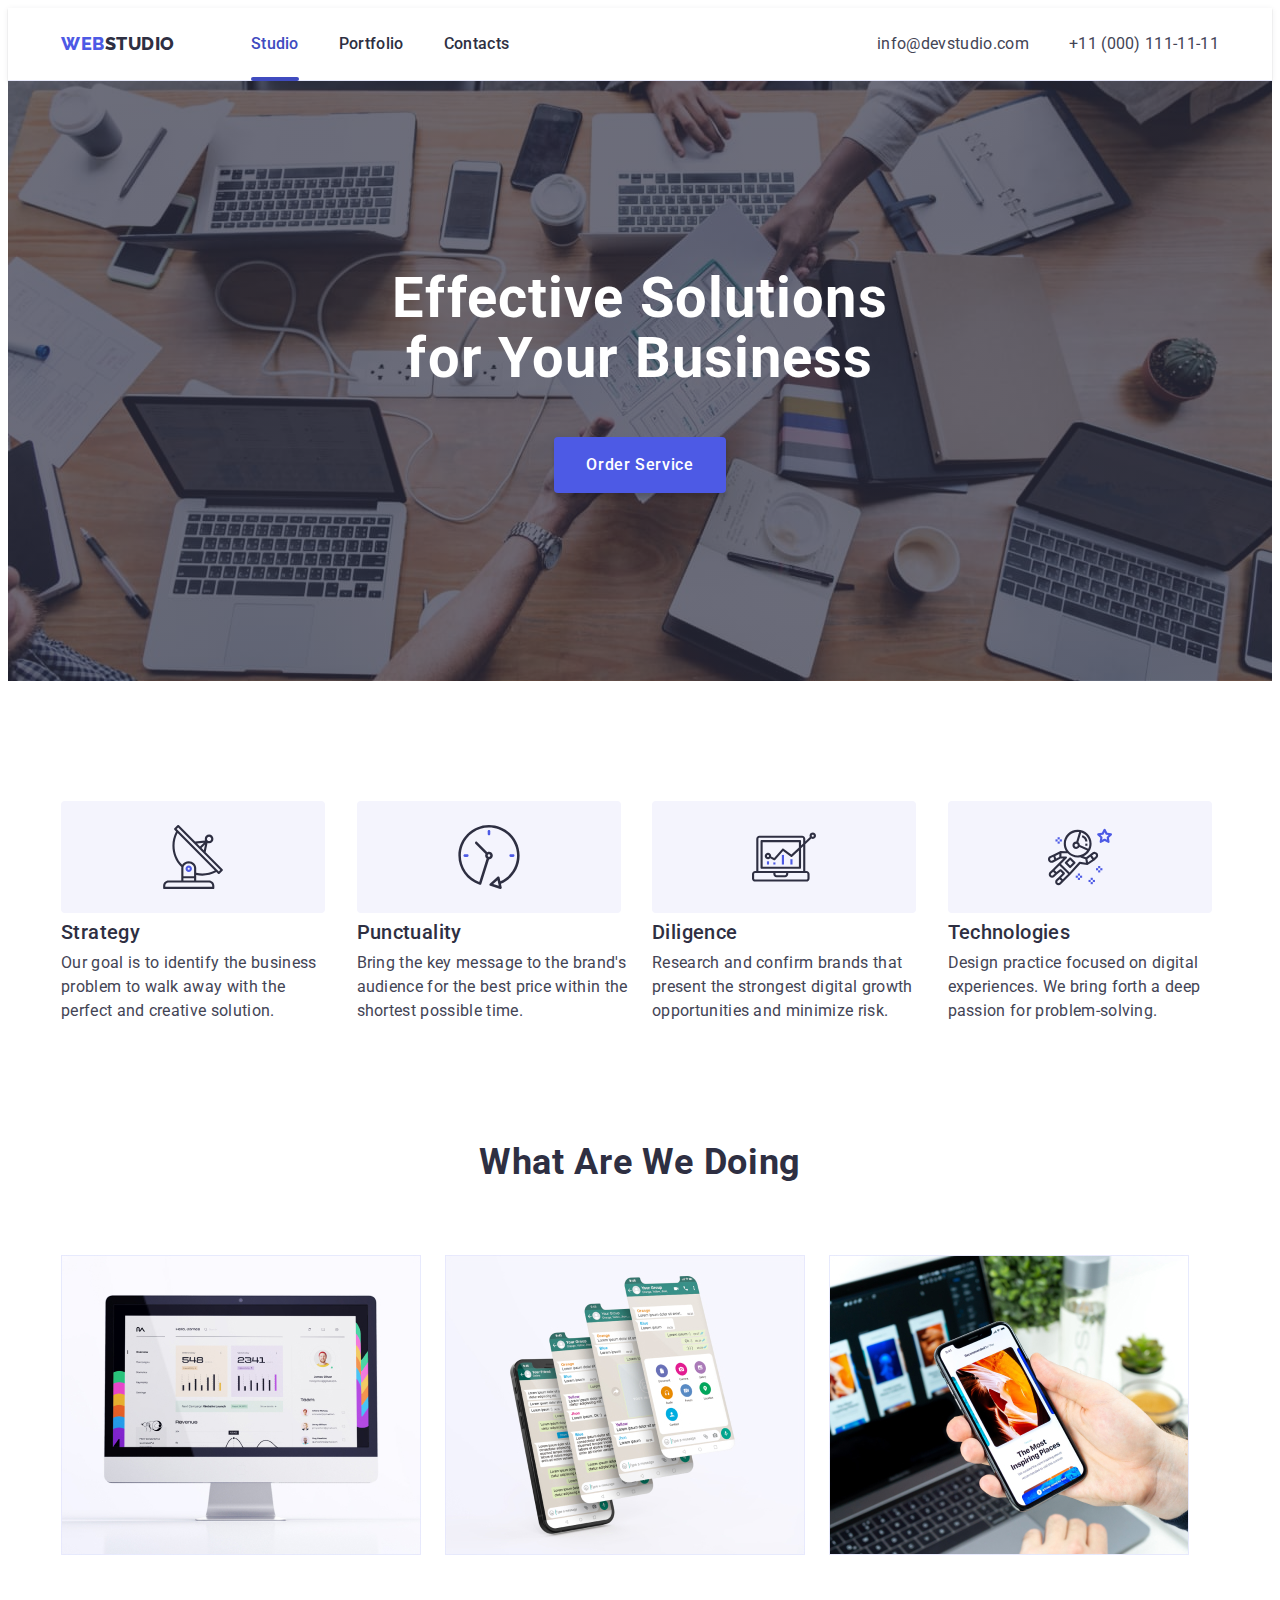
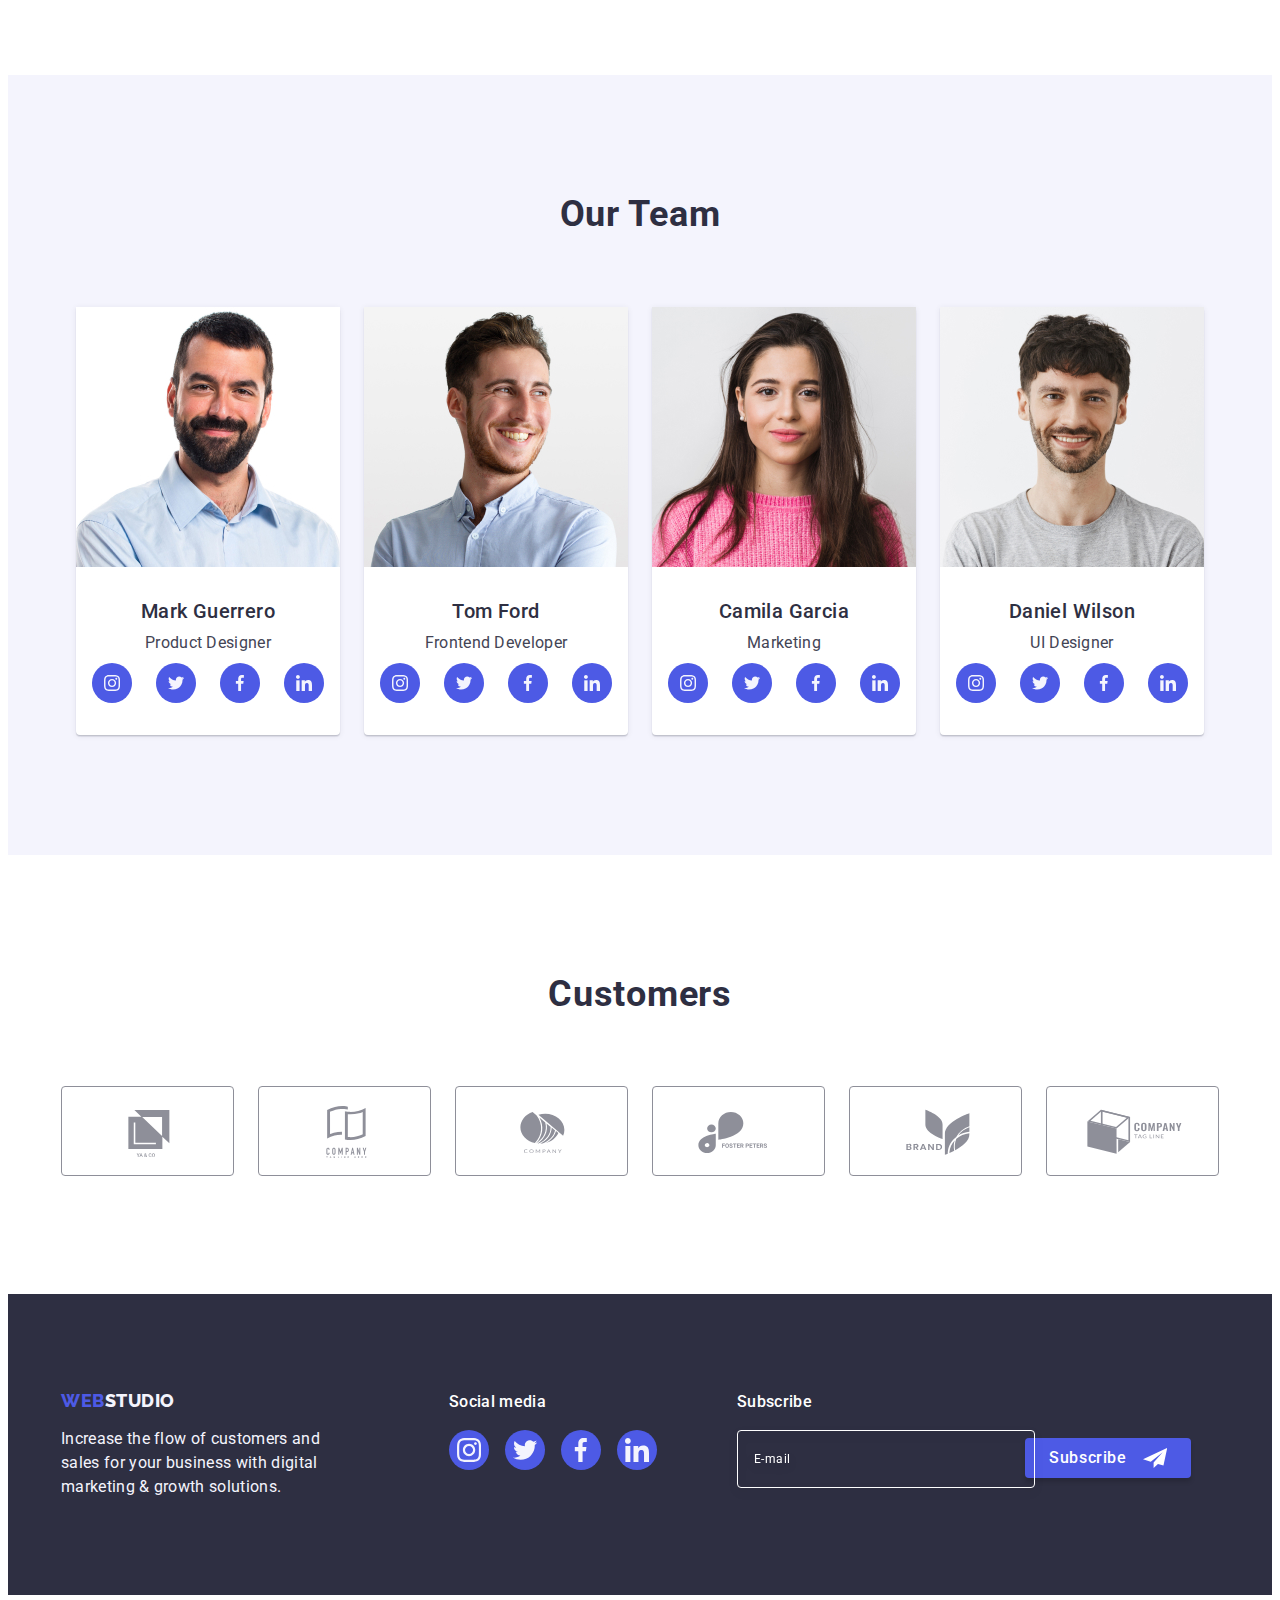
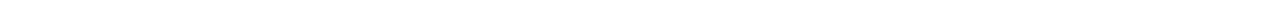
<file: index.html>
<!DOCTYPE html>
<html lang="en">
  <head>
    <meta charset="UTF-8" />
    <meta http-equiv="X-UA-Compatible" content="IE=edge" />
    <meta name="viewport" content="width=device-width, initial-scale=1.0" />
    <title>WebStudio</title>
    <link rel="preconnect" href="https://fonts.googleapis.com" />
    <link rel="preconnect" href="https://fonts.gstatic.com" crossorigin />
    <link
      href="https://fonts.googleapis.com/css2?family=Raleway:wght@800&family=Roboto:wght@400;500;700;900&display=swap"
      rel="stylesheet"
    />
    <link
      rel="stylesheet"
      href="https://cdnjs.cloudflare.com/ajax/libs/modern-normalize/1.1.0/modern-normalize.min.css"
      integrity="sha512-wpPYUAdjBVSE4KJnH1VR1HeZfpl1ub8YT/NKx4PuQ5NmX2tKuGu6U/JRp5y+Y8XG2tV+wKQpNHVUX03MfMFn9Q=="
      crossorigin="anonymous"
      referrerpolicy="no-referrer"
    />
    <link rel="stylesheet" href="./css/styles.css" />
  </head>

  <body>
    <header class="page-header">
      <div class="container header-container">
        <nav class="page-nav">
          <a class="logo link" href="./index.html"
            >Web<span class="second-part-logo-header">Studio</span></a
          >
          <ul class="list menu-header">
            <li>
              <a
                class="menu-link link first-menu-link active-link"
                href="./index.html"
                >Studio</a
              >
            </li>
            <li>
              <a class="menu-link link second-menu-link" href="./portfolio.html"
                >Portfolio</a
              >
            </li>
            <li>
              <a class="menu-link link third-menu-link" href="">Contacts</a>
            </li>
          </ul>
        </nav>
        <button type="button" class="mobile-menu-open-btn js-open-menu">
          <svg class="mobile-menu-icon" width="32" height="22">
            <use href="./images/icons.svg#icon-mobile-menu"></use>
          </svg>
        </button>
        <address class="address">
          <ul class="list contact-list">
            <li>
              <a class="contacts link" href="mailto:info@devstudio.com"
                >info@devstudio.com</a
              >
            </li>
            <li>
              <a class="contacts link" href="tel:+110001111111"
                >+11 (000) 111-11-11</a
              >
            </li>
          </ul>
        </address>
      </div>
      <div  class="mobile-menu js-menu-container">
        <div class="mobile-menu-container">
          <button type="button" class="mobile-menu-close-btn js-close-menu">
            <svg class="mobile-menu-close-btn-icon" width="8" height="8">
              <use href="./images/icons.svg#icon-close"></use>
            </svg>
          </button>
          <ul class="mobile-menu-list list">
            <li class="mobile-menu-list-item">
              <a href="" class="mobile-menu-link link mobile-menu-first-link">Studio</a>
            </li>
            <li class="mobile-menu-list-item">
              <a href="" class="mobile-menu-link link">Portfolio</a>
            </li>
            <li class="mobile-menu-list-item">
              <a href="" class="mobile-menu-link link">Contacts</a>
            </li>
          </ul>
          <address class="mobile-menu-address">
          <ul class="list mobile-menu-contact-list">
              <li>
                <a class="mobile-menu-contact-tel link" href="tel:+110001111111"
                  >+11 (000) 111-11-11</a
                >
              </li>
              <li>
                <a class="mobile-menu-contact-mail link" href="mailto:info@devstudio.com"
                  >info@devstudio.com</a
                >
              </li>
            </ul>
            <ul class="mobile-menu-social-list list">
              <li class="social-list-item">
                <a href="" class="social-list-link">
                  <svg class="social-list-icon" width="24" height="24">
                    <use href="./images/icons.svg#icon-instagram"></use>
                  </svg>
                </a>
              </li>
              <li class="social-list-item">
                <a href="" class="social-list-link">
                  <svg class="social-list-icon" width="24" height="24">
                    <use href="./images/icons.svg#icon-twitter"></use>
                  </svg>
                </a>
              </li>
              <li class="social-list-item">
                <a href="" class="social-list-link">
                  <svg class="social-list-icon" width="24" height="24">
                    <use href="./images/icons.svg#icon-facebook"></use>
                  </svg>
                </a>
              </li>
              <li class="social-list-item">
                <a href="" class="social-list-link">
                  <svg class="social-list-icon" width="24" height="24">
                    <use href="./images/icons.svg#icon-linkedin"></use>
                  </svg>
                </a>
              </li>
            </ul>
          </address>
        </div>
      </div>
    </header>
    <main>
      <section class="first-section">
        <div class="container">
          <h1 class="page-title">Effective Solutions for Your Business</h1>
          <button class="order-btn" type="button" data-modal-open>
            Order Service
          </button>
        </div>
      </section>
      <section class="second-section">
        <div class="container">
          <h2 class="hidden-title">our principles</h2>
          <ul class="list second-section-list">
            <li class="item-second-section-list">
              <div class="our-principles-container">
                <svg class="our-principles-icon" width="64" height="64">
                  <use href="./images/icons.svg#icon-antenna"></use>
                </svg>
              </div>
              <h3 class="subtitle">Strategy</h3>
              <p class="description">
                Our goal is to identify the business problem to walk away with
                the perfect and creative solution.
              </p>
            </li>
            <li class="item-second-section-list">
              <div class="our-principles-container">
                <svg class="our-principles-icon" width="64" height="64">
                  <use href="./images/icons.svg#icon-clock"></use>
                </svg>
              </div>
              <h3 class="subtitle">Punctuality</h3>
              <p class="description">
                Bring the key message to the brand's audience for the best price
                within the shortest possible time.
              </p>
            </li>
            <li class="item-second-section-list">
              <div class="our-principles-container">
                <svg class="our-principles-icon" width="64" height="64">
                  <use href="./images/icons.svg#icon-diagram"></use>
                </svg>
              </div>
              <h3 class="subtitle">Diligence</h3>
              <p class="description">
                Research and confirm brands that present the strongest digital
                growth opportunities and minimize risk.
              </p>
            </li>
            <li class="item-second-section-list">
              <div class="our-principles-container">
                <svg class="our-principles-icon" width="64" height="64">
                  <use href="./images/icons.svg#icon-astronaut"></use>
                </svg>
              </div>
              <h3 class="subtitle">Technologies</h3>
              <p class="description">
                Design practice focused on digital experiences. We bring forth a
                deep passion for problem-solving.
              </p>
            </li>
          </ul>
        </div>
      </section>
      <section class="third-section">
        <div class="container">
          <h2 class="section-title">What are we doing</h2>
          <ul class="list third-section-list">
            <li class="item-third-section-list">
              <img
              srcset="./images/image-1@2x.jpg 2x"
                src="./images/image-1.jpg"
                alt="image"
                width="360"
                height="300"
              />
            </li>
            <li class="item-third-section-list">
              <img
              srcset="./images/image-2@2x.jpg 2x"
                src="./images/image-2.jpg"
                alt="image"
                width="360"
                height="300"
              />
            </li>
            <li class="item-third-section-list">
              <img
              srcset="./images/image-3@2x.jpg 2x"
                src="./images/image-3.jpg"
                alt="image"
                width="360"
                height="300"
              />
            </li>
          </ul>
        </div>
      </section>
      <section class="fourth-section">
        <div class="container tablet-container">
          <h2 class="fourth-section-title">Our Team</h2>
          <ul class="list fourth-section-list">
            <li class="first-item">
              <img
              srcset="./images/mark@2x.jpg 2x"
                src="./images/mark.jpg"
                alt="Product Designer"
                width="264"
                height="260"
              />
              <div class="employees-list-text-content">
                <h3 class="center-subtitle">Mark Guerrero</h3>
                <p class="center-description">Product Designer</p>
                <ul class="social-list list">
                  <li class="social-list-item">
                    <a href="" class="social-list-link">
                      <svg class="social-list-icon" width="16" height="16">
                        <use href="./images/icons.svg#icon-instagram"></use>
                      </svg>
                    </a>
                  </li>
                  <li class="social-list-item">
                    <a href="" class="social-list-link">
                      <svg class="social-list-icon" width="16" height="16">
                        <use href="./images/icons.svg#icon-twitter"></use>
                      </svg>
                    </a>
                  </li>
                  <li class="social-list-item">
                    <a href="" class="social-list-link">
                      <svg class="social-list-icon" width="16" height="16">
                        <use href="./images/icons.svg#icon-facebook"></use>
                      </svg>
                    </a>
                  </li>
                  <li class="social-list-item">
                    <a href="" class="social-list-link">
                      <svg class="social-list-icon" width="16" height="16">
                        <use href="./images/icons.svg#icon-linkedin"></use>
                      </svg>
                    </a>
                  </li>
                </ul>
              </div>
            </li>
            <li class="first-item">
              <img
              srcset="./images/tom@2x.jpg 2x"
                src="./images/tom.jpg"
                alt="Frontend Developer"
                width="264"
                height="260"
              />
              <div class="employees-list-text-content">
                <h3 class="center-subtitle">Tom Ford</h3>
                <p class="center-description">Frontend Developer</p>
                <ul class="social-list list">
                  <li class="social-list-item">
                    <a href="" class="social-list-link">
                      <svg class="social-list-icon" width="16" height="16">
                        <use href="./images/icons.svg#icon-instagram"></use>
                      </svg>
                    </a>
                  </li>
                  <li class="social-list-item">
                    <a href="" class="social-list-link">
                      <svg class="social-list-icon" width="16" height="16">
                        <use href="./images/icons.svg#icon-twitter"></use>
                      </svg>
                    </a>
                  </li>
                  <li class="social-list-item">
                    <a href="" class="social-list-link">
                      <svg class="social-list-icon" width="16" height="16">
                        <use href="./images/icons.svg#icon-facebook"></use>
                      </svg>
                    </a>
                  </li>
                  <li class="social-list-item">
                    <a href="" class="social-list-link">
                      <svg class="social-list-icon" width="16" height="16">
                        <use href="./images/icons.svg#icon-linkedin"></use>
                      </svg>
                    </a>
                  </li>
                </ul>
              </div>
            </li>
            <li class="first-item">
              <img
              srcset="./images/camila@2x.jpg 2x"
                src="./images/camila.jpg"
                alt="Marketing"
                width="264"
                height="260"
              />
              <div class="employees-list-text-content">
                <h3 class="center-subtitle">Camila Garcia</h3>
                <p class="center-description">Marketing</p>
                <ul class="social-list list">
                  <li class="social-list-item">
                    <a href="" class="social-list-link">
                      <svg class="social-list-icon" width="16" height="16">
                        <use href="./images/icons.svg#icon-instagram"></use>
                      </svg>
                    </a>
                  </li>
                  <li class="social-list-item">
                    <a href="" class="social-list-link">
                      <svg class="social-list-icon" width="16" height="16">
                        <use href="./images/icons.svg#icon-twitter"></use>
                      </svg>
                    </a>
                  </li>
                  <li class="social-list-item">
                    <a href="" class="social-list-link">
                      <svg class="social-list-icon" width="16" height="16">
                        <use href="./images/icons.svg#icon-facebook"></use>
                      </svg>
                    </a>
                  </li>
                  <li class="social-list-item">
                    <a href="" class="social-list-link">
                      <svg class="social-list-icon" width="16" height="16">
                        <use href="./images/icons.svg#icon-linkedin"></use>
                      </svg>
                    </a>
                  </li>
                </ul>
              </div>
            </li>
            <li class="first-item">
              <img
              srcset="./images/daniel@2x.jpg 2x"
                src="./images/daniel.jpg"
                alt="UI Designer"
                width="264"
                height="260"
              />
              <div class="employees-list-text-content">
                <h3 class="center-subtitle">Daniel Wilson</h3>
                <p class="center-description">UI Designer</p>
                <ul class="social-list list">
                  <li class="social-list-item">
                    <a href="" class="social-list-link">
                      <svg class="social-list-icon" width="16" height="16">
                        <use href="./images/icons.svg#icon-instagram"></use>
                      </svg>
                    </a>
                  </li>
                  <li class="social-list-item">
                    <a href="" class="social-list-link">
                      <svg class="social-list-icon" width="16" height="16">
                        <use href="./images/icons.svg#icon-twitter"></use>
                      </svg>
                    </a>
                  </li>
                  <li class="social-list-item">
                    <a href="" class="social-list-link">
                      <svg class="social-list-icon" width="16" height="16">
                        <use href="./images/icons.svg#icon-facebook"></use>
                      </svg>
                    </a>
                  </li>
                  <li class="social-list-item">
                    <a href="" class="social-list-link">
                      <svg class="social-list-icon" width="16" height="16">
                        <use href="./images/icons.svg#icon-linkedin"></use>
                      </svg>
                    </a>
                  </li>
                </ul>
              </div>
            </li>
          </ul>
        </div>
      </section>
      <section class="fifth-section">
        <div class="container tablet-container">
          <h2 class="fifth-section-title">Customers</h2>
          <ul class="fifth-section-list list">
            <li class="fifth-section-item">
              <a href="" class="fifth-section-link">
                <svg class="fifth-section-icon" width="104" height="56">
                  <use href="./images/icons.svg#icon-ya-co"></use>
                </svg>
              </a>
            </li>
            <li class="fifth-section-item">
              <a href="" class="fifth-section-link">
                <svg class="fifth-section-icon" width="104" height="56">
                  <use href="./images/icons.svg#icon-company-here"></use>
                </svg>
              </a>
            </li>
            <li class="fifth-section-item">
              <a href="" class="fifth-section-link">
                <svg class="fifth-section-icon" width="104" height="56">
                  <use href="./images/icons.svg#icon-company"></use>
                </svg>
              </a>
            </li>
            <li class="fifth-section-item">
              <a href="" class="fifth-section-link">
                <svg class="fifth-section-icon" width="104" height="56">
                  <use href="./images/icons.svg#icon-foster-peters"></use>
                </svg>
              </a>
            </li>
            <li class="fifth-section-item">
              <a href="" class="fifth-section-link">
                <svg class="fifth-section-icon" width="104" height="56">
                  <use href="./images/icons.svg#icon-brand"></use>
                </svg>
              </a>
            </li>
            <li class="fifth-section-item">
              <a href="" class="fifth-section-link">
                <svg class="fifth-section-icon" width="104" height="56">
                  <use href="./images/icons.svg#icon-company-tag-line"></use>
                </svg>
              </a>
            </li>
          </ul>
        </div>
      </section>
    </main>
    <footer class="page-footer">
      <div class="container footer-container tablet-container">
        <div class="logo-text-footer">
          <a class="logo-footer link" href="./index.html"
            >Web<span class="second-part-logo-footer">Studio</span></a
          >
          <p class="text-footer">
            Increase the flow of customers and sales for your business with
            digital marketing & growth solutions.
          </p>
        </div>
        <div class="social-media-footer">
          <p class="social-media-text-footer">Social media</p>
          <ul class="social-list-footer list">
            <li class="social-list-item">
              <a href="" class="social-list-link social-list-link-footer">
                <svg class="social-list-icon" width="24" height="24">
                  <use href="./images/icons.svg#icon-instagram"></use>
                </svg>
              </a>
            </li>
            <li class="social-list-item">
              <a href="" class="social-list-link social-list-link-footer">
                <svg class="social-list-icon" width="24" height="24">
                  <use href="./images/icons.svg#icon-twitter"></use>
                </svg>
              </a>
            </li>
            <li class="social-list-item">
              <a href="" class="social-list-link social-list-link-footer">
                <svg class="social-list-icon" width="24" height="24">
                  <use href="./images/icons.svg#icon-facebook"></use>
                </svg>
              </a>
            </li>
            <li class="social-list-item">
              <a href="" class="social-list-link social-list-link-footer">
                <svg class="social-list-icon" width="24" height="24">
                  <use href="./images/icons.svg#icon-linkedin"></use>
                </svg>
              </a>
            </li>
          </ul>
        </div>
        <div class="subscribe-form-footer">
          <p class="social-media-text-footer">
            Subscribe
          </p>
          <form class="footer-form">
            <label class="footer-form-field-wrapper">
              <input
                class="footer-form-input"
                type="email"
                name="user-email"
                placeholder="E-mail"
                required
                pattern="[а-яА-Яa-zA-zіІїЇєЄґҐ]+]"
              />
            </label>
            <button class="footer-form-btn" type="submit">
              Subscribe<svg class="footer-form-icon" width="24" height="24">
                <use href="./images/icons.svg#icon-subscribe"></use>
              </svg>
            </button>
          </form>
        </div>
      </div>
    </footer>
    <div class="backdrop is-hidden" data-modal>
      <div class="modal">
        <button type="button" class="modal-close-btn" data-modal-close>
          <svg class="modal-close-btn-icon" width="8" height="8">
            <use href="./images/icons.svg#icon-close"></use>
          </svg>
        </button>
        <p class="form-text">Leave your contacts and we will call you back</p>
        <form class="contact-form">
          <div class="contact-form-container">
            <label class="contact-form-field-wrapper" for="user-name">
              Name
            </label>
            <div class="input-icon-container">
              <input
                class="contact-form-input"
                type="text"
                name="user-name"
                required
                id="user-name"
                pattern="[а-яА-Яa-zA-zіІїЇєЄґҐ]+]"
              />
              <svg class="contact-form-input-icon" width="18" height="24">
                <use href="./images/icons.svg#icon-user-name"></use>
              </svg>
            </div>
          </div>
          <div class="contact-form-container">
            <label class="contact-form-field-wrapper" for="user-tel">
              Phone
            </label>
            <div class="input-icon-container">
              <input
                class="contact-form-input"
                type="tel"
                name="user-tel"
                required
                id="user-tel"
                pattern="[0-9]{3}-[0-9]{3}-[0-9]{2}-[0-9]{2}"
                title="xxx-xxx-xx-xx"
              />
              <svg class="contact-form-input-icon" width="18" height="24">
                <use href="./images/icons.svg#icon-user-phone"></use>
              </svg>
            </div>
          </div>
          <div class="contact-form-container">
            <label class="contact-form-field-wrapper" for="user-email">
              Email
            </label>
            <div class="input-icon-container">
              <input
                class="contact-form-input"
                type="email"
                name="user-email"
                id="user-email"
                required
                pattern="[а-яА-Яa-zA-zіІїЇєЄґҐ]+]"
              />
              <svg class="contact-form-input-icon" width="18" height="24">
                <use href="./images/icons.svg#icon-user-email"></use>
              </svg>
            </div>
          </div>
          <div class="contact-form-textarea-container">
            <label class="contact-form-field-wrapper" for="user-comment">
              Comment
            </label>
            <textarea
              class="contact-form-textarea"
              name="user-comment"
              id="user-comment"
              placeholder="Text input"
            ></textarea>
          </div>
          <div class="contact-form-checkboxx-container">
            <input
              class="contact-form-checkbox visually-hidden"
              type="checkbox"
              id="user-privacy"
              name="user-privacy"
              value="true"
              required
            />
            <label class="contact-form-checkbox-text" for="user-privacy">
              <span class="contact-form-checkbox-span"
                ><svg class="checkbox-icon" width="10" height="8">
                  <use href="./images/icons.svg#icon-checkbox"></use>
                </svg>
              </span>
              I accept the terms and conditions of the
              <a class="checkbox-link" href="">Privacy Policy</a>
            </label>
          </div>
          <button class="contact-form-btn order-btn" type="submit">Send</button>
        </form>
      </div>
    </div>
    <script src="./js/modal.js"></script>
    <script src="./js/mobile-menu.js"></script>
  </body>
</html>
</file>
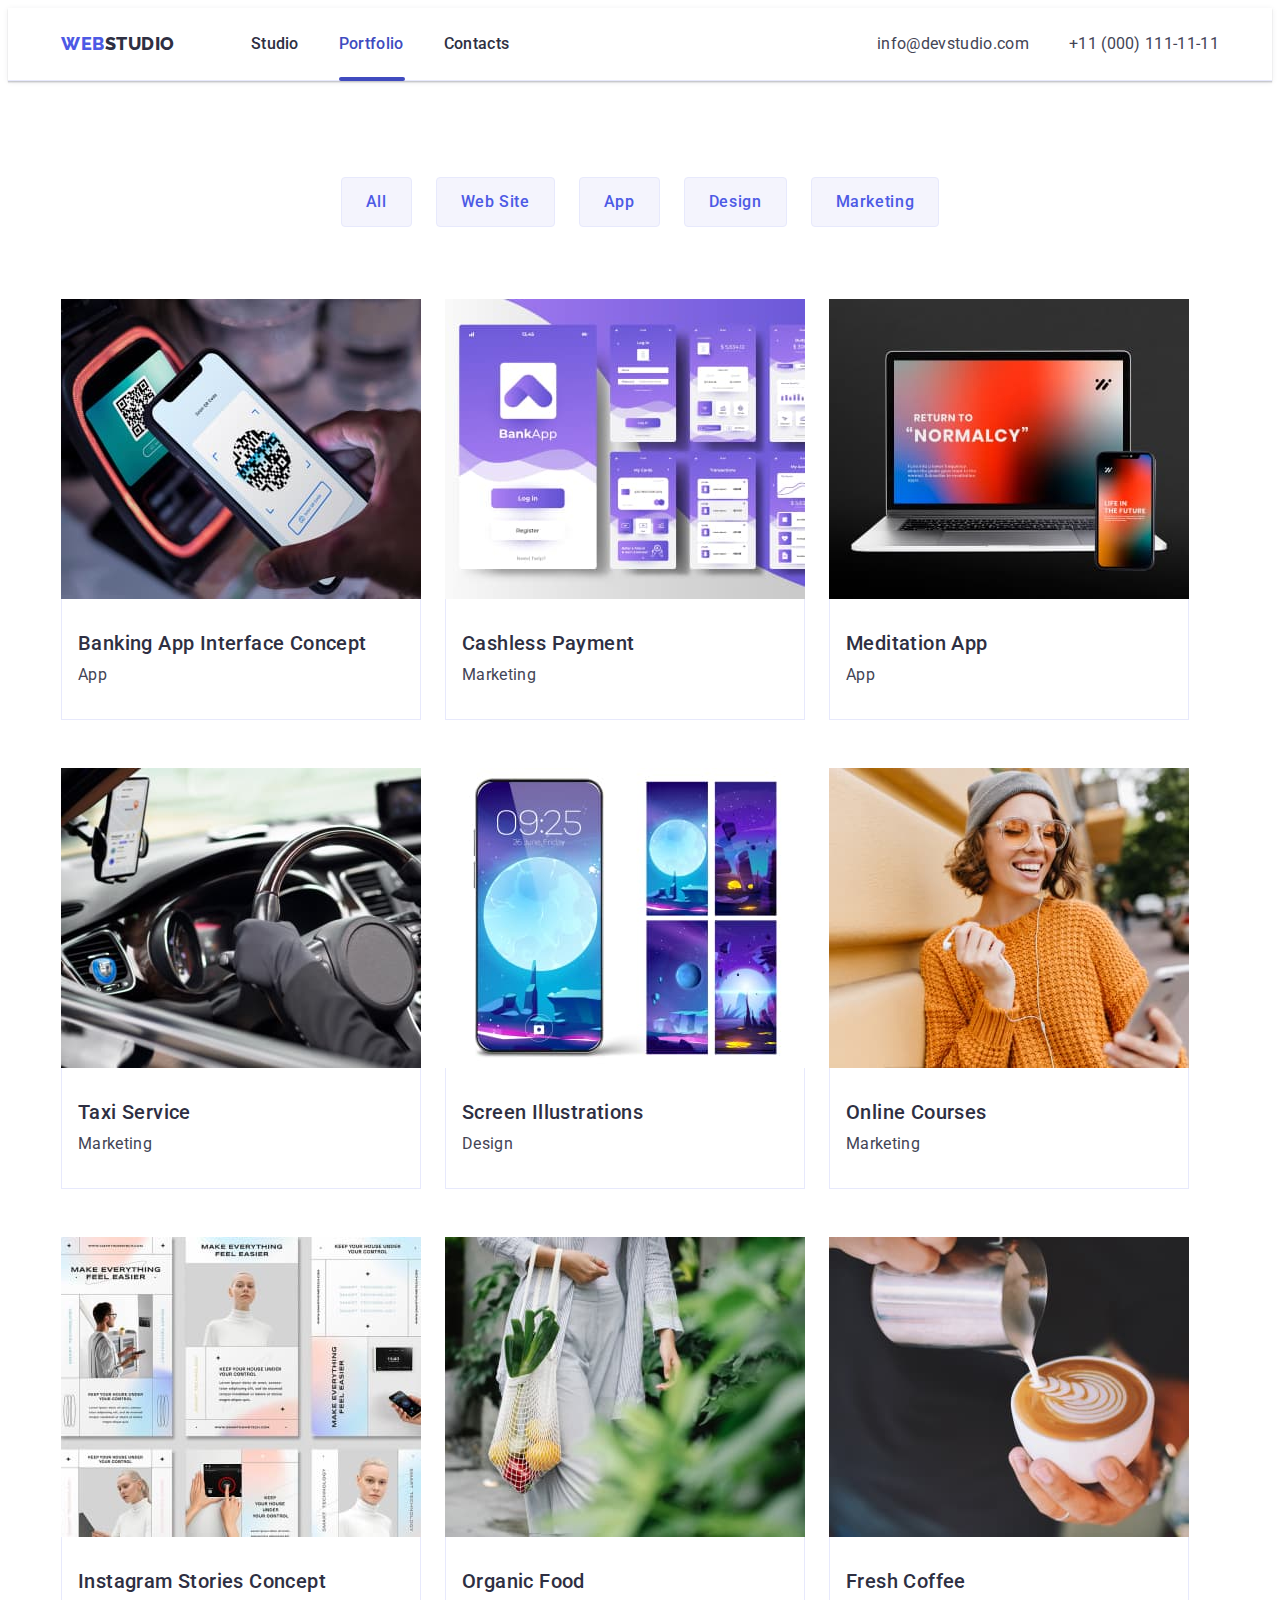
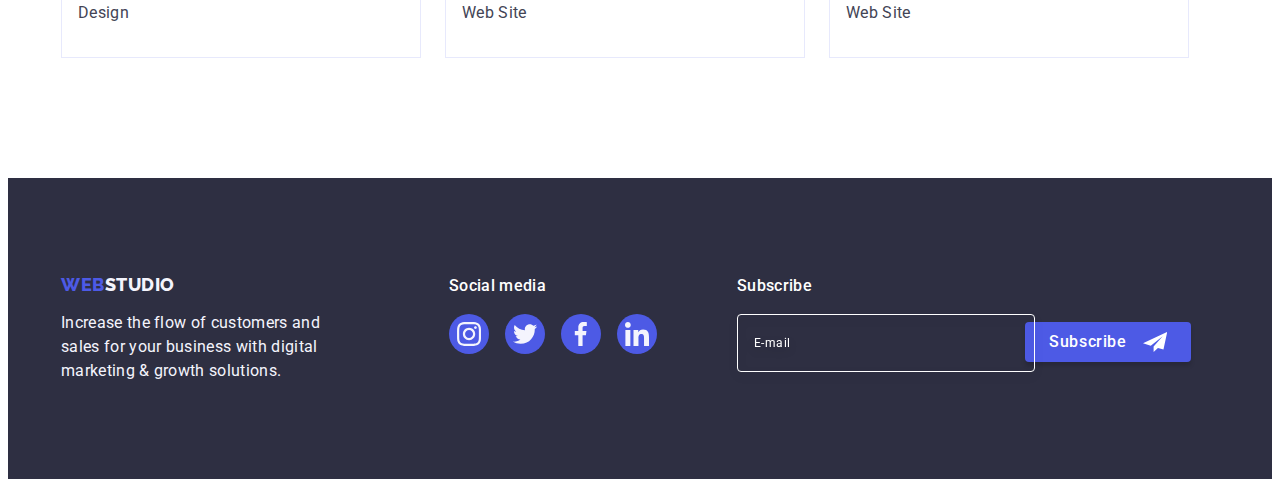
<file: portfolio.html>
<!DOCTYPE html>
<html lang="en">
  <head>
    <meta charset="UTF-8" />
    <meta http-equiv="X-UA-Compatible" content="IE=edge" />
    <meta name="viewport" content="width=device-width, initial-scale=1.0" />
    <title>Portfolio</title>
    <link rel="preconnect" href="https://fonts.googleapis.com" />
    <link rel="preconnect" href="https://fonts.gstatic.com" crossorigin />
    <link
      href="https://fonts.googleapis.com/css2?family=Raleway:wght@800&family=Roboto:wght@400;500;700;900&display=swap"
      rel="stylesheet"
    />
    <link
      rel="stylesheet"
      href="https://cdnjs.cloudflare.com/ajax/libs/modern-normalize/1.1.0/modern-normalize.min.css"
      integrity="sha512-wpPYUAdjBVSE4KJnH1VR1HeZfpl1ub8YT/NKx4PuQ5NmX2tKuGu6U/JRp5y+Y8XG2tV+wKQpNHVUX03MfMFn9Q=="
      crossorigin="anonymous"
      referrerpolicy="no-referrer"
    />
    <link rel="stylesheet" href="./css/styles.css" />
  </head>
  <body>
    <header class="page-header">
      <div class="container header-container">
        <nav class="page-nav">
          <a class="logo link" href="./index.html"
            >Web<span class="second-part-logo-header">Studio</span></a
          >
          <ul class="list menu-header">
            <li>
              <a class="menu-link link first-menu-link" href="./index.html"
                >Studio</a
              >
            </li>
            <li>
              <a class="menu-link link second-menu-link active-link" href="./portfolio.html"
                >Portfolio</a
              >
            </li>
            <li>
              <a class="menu-link link third-menu-link" href="">Contacts</a>
            </li>
          </ul>
        </nav>
        <address class="address">
          <ul class="list contact-list">
            <li>
              <a class="contacts link" href="mailto:info@devstudio.com"
                >info@devstudio.com</a
              >
            </li>
            <li>
              <a class="contacts link" href="tel:+110001111111"
                >+11 (000) 111-11-11</a
              >
            </li>
          </ul>
        </address>
      </div>
    </header>
    <main>
      <section class="portfolio-section">
        <div class="container">
          <h1 class="hidden-title">Portfolio</h1>
          <ul class="list list-btn">
            <li class="list">
              <button type="button" class="main-button">All</button>
            </li>
            <li class="list">
              <button type="button" class="main-button">Web Site</button>
            </li>
            <li class="list">
              <button type="button" class="main-button">App</button>
            </li>
            <li class="list">
              <button type="button" class="main-button">Design</button>
            </li>
            <li class="list">
              <button type="button" class="main-button">Marketing</button>
            </li>
          </ul>
          <ul class="list link-list">
            <li class="list list-shadow">
              <a class="link portfolio-section-link" href="">
                <div class="overlay-wrapper">
                  <img src="./images/section-1-image-1.jpg" alt="image" />
                  <p class="overlay">
                    14 Stylish and User-Friendly App Design Concepts · Task
                    Manager App · Calorie Tracker App · Exotic Fruit Ecommerce
                    App · Cloud Storage App
                  </p></div>
                <div class="link-list-container">
                  <h2 class="tittle-link">Banking App Interface Concept</h2>
                  <p class="paragraph-link">App</p>
                </div>
              </a>
            </li>
            <li class="list list-shadow">
              <a class="link portfolio-section-link" href=""
                >
                <div class="overlay-wrapper">
                <img src="./images/section-1-image-2.jpg" alt="image" />
                <p class="overlay">
                  14 Stylish and User-Friendly App Design Concepts · Task
                  Manager App · Calorie Tracker App · Exotic Fruit Ecommerce
                  App · Cloud Storage App
                </p></div>
                <div class="link-list-container">
                  <h2 class="tittle-link">Cashless Payment</h2>
                  <p class="paragraph-link">Marketing</p>
                </div></a
              >
            </li>
            <li class="list list-shadow">
              <a class="link portfolio-section-link" href=""
                >
                <div class="overlay-wrapper"><img src="./images/section-1-image-3.jpg" alt="image" />
                <p class="overlay">
                  14 Stylish and User-Friendly App Design Concepts · Task
                  Manager App · Calorie Tracker App · Exotic Fruit Ecommerce
                  App · Cloud Storage App
                </p>
              </div>
                <div class="link-list-container">
                  <h2 class="tittle-link">Meditation App</h2>
                  <p class="paragraph-link">App</p>
                </div>
              </a>
            </li>
            <li class="list list-shadow">
              <a class="link portfolio-section-link" href=""
                >
                <div class="overlay-wrapper"><img src="./images/section-2-image-1.jpg" alt="image" />
                <p class="overlay">
                  14 Stylish and User-Friendly App Design Concepts · Task
                  Manager App · Calorie Tracker App · Exotic Fruit Ecommerce
                  App · Cloud Storage App
                </p>
              </div>
                <div class="link-list-container">
                  <h2 class="tittle-link">Taxi Service</h2>
                  <p class="paragraph-link">Marketing</p>
                </div></a
              >
            </li>
            <li class="list list-shadow">
              <a class="link portfolio-section-link" href=""
                >
                <div class="overlay-wrapper"><img src="./images/section-2-image-2.jpg" alt="image" />
                <p class="overlay">
                  14 Stylish and User-Friendly App Design Concepts · Task
                  Manager App · Calorie Tracker App · Exotic Fruit Ecommerce
                  App · Cloud Storage App
                </p>
              </div>
                <div class="link-list-container">
                  <h2 class="tittle-link">Screen Illustrations</h2>
                  <p class="paragraph-link">Design</p>
                </div></a
              >
            </li>
            <li class="list list-shadow">
              <a class="link portfolio-section-link" href=""
                ><div class="overlay-wrapper"><img src="./images/section-2-image-3.jpg" alt="image" />
                <p class="overlay">
                  14 Stylish and User-Friendly App Design Concepts · Task
                  Manager App · Calorie Tracker App · Exotic Fruit Ecommerce
                  App · Cloud Storage App
                </p>
              </div>
                <div class="link-list-container">
                  <h2 class="tittle-link">Online Courses</h2>
                  <p class="paragraph-link">Marketing</p>
                </div></a
              >
            </li>
            <li class="list list-shadow">
              <a class="link portfolio-section-link" href=""
                ><div class="overlay-wrapper"><img src="./images/section-3-image-1.jpg" alt="image" />
                <p class="overlay">
                  14 Stylish and User-Friendly App Design Concepts · Task
                  Manager App · Calorie Tracker App · Exotic Fruit Ecommerce
                  App · Cloud Storage App
                </p>
              </div>
                <div class="link-list-container">
                  <h2 class="tittle-link">Instagram Stories Concept</h2>
                  <p class="paragraph-link">Design</p>
                </div></a
              >
            </li>
            <li class="list list-shadow">
              <a class="link portfolio-section-link" href=""
                ><div class="overlay-wrapper"><img src="./images/section-3-image-2.jpg" alt="image" />
                <p class="overlay">
                  14 Stylish and User-Friendly App Design Concepts · Task
                  Manager App · Calorie Tracker App · Exotic Fruit Ecommerce
                  App · Cloud Storage App
                </p>
              </div>
                <div class="link-list-container">
                  <h2 class="tittle-link">Organic Food</h2>
                  <p class="paragraph-link">Web Site</p>
                </div></a
              >
            </li>
            <li class="list list-shadow">
              <a class="link portfolio-section-link" href=""
                ><div class="overlay-wrapper"><img src="./images/section-3-image-3.jpg" alt="image" />
                <p class="overlay">
                  14 Stylish and User-Friendly App Design Concepts · Task
                  Manager App · Calorie Tracker App · Exotic Fruit Ecommerce
                  App · Cloud Storage App
                </p>
              </div>
                <div class="link-list-container">
                  <h2 class="tittle-link">Fresh Coffee</h2>
                  <p class="paragraph-link">Web Site</p>
                </div></a
              >
            </li>
          </ul>
        </div>
      </section>
    </main>
    <footer class="page-footer">
      <div class="container footer-container">
        <div class="logo-text-footer">
          <a class="logo-footer link" href="./index.html"
            >Web<span class="second-part-logo-footer">Studio</span></a
          >
          <p class="text-footer">
            Increase the flow of customers and sales for your business with
            digital marketing & growth solutions.
          </p>
        </div>
        <div class="social-media-footer">
          <p class="social-media-text-footer">Social media</p>
          <ul class="social-list-footer list">
            <li class="social-list-item">
              <a href="" class="social-list-link social-list-link-footer">
                <svg class="social-list-icon" width="24" height="24">
                  <use href="./images/icons.svg#icon-instagram"></use>
                </svg>
              </a>
            </li>
            <li class="social-list-item">
              <a href="" class="social-list-link social-list-link-footer">
                <svg class="social-list-icon" width="24" height="24">
                  <use href="./images/icons.svg#icon-twitter"></use>
                </svg>
              </a>
            </li>
            <li class="social-list-item">
              <a href="" class="social-list-link social-list-link-footer">
                <svg class="social-list-icon" width="24" height="24">
                  <use href="./images/icons.svg#icon-facebook"></use>
                </svg>
              </a>
            </li>
            <li class="social-list-item">
              <a href="" class="social-list-link social-list-link-footer">
                <svg class="social-list-icon" width="24" height="24">
                  <use href="./images/icons.svg#icon-linkedin"></use>
                </svg>
              </a>
            </li>
          </ul>
        </div>
        <div class="subscribe-form-footer">
          <p class="subscribe-form-footer-text social-media-text-footer">
            Subscribe
          </p>
          <form class="footer-form">
            <label class="footer-form-field-wrapper">
              <input
                class="footer-form-input"
                type="email"
                name="user-email"
                placeholder="E-mail"
                required
                pattern="[а-яА-Яa-zA-zіІїЇєЄґҐ]+]"
              />
            </label>
            <button class="footer-form-btn" type="submit">
              Subscribe<svg class="footer-form-icon" width="24" height="24">
                <use href="./images/icons.svg#icon-subscribe"></use>
              </svg>
            </button>
          </form>
        </div>
      </div>
    </footer>
  </body>
</html>
</file>
<file: css/styles.css>
:root {
  --main-font-family: "Roboto", sans-serif;
  --second-font-famyli: "Raleway", sans-serif;
  --main-color: #2e2f42;
  --secondary-color: #404bbf;
  --btn-hover-focus-title-color: #ffffff;
  --text-second-part-logo-footer-color: #f4f4fd;
  --logo-main-button-color: #4d5ae5;
  --body-color: #434455;
  --main-button-border-color: #e7e9fc;
  --fifth-section-link-color: #8e8f99;
}
button {
  cursor: pointer;
}
.list {
  list-style: none;
}
.link {
  text-decoration: none;
}
h1,
h2,
h3,
h4,
h5,
h6,
p {
  margin-top: 0;
  margin-bottom: 0;
}
ul,
ol {
  margin-top: 0;
  margin-bottom: 0;
  padding-left: 0;
}
img {
  display: block;
}

body {
  font-family: var(--main-font-family);
  color: var(--body-color);
  background-color: #ffffff;
}

/* MOBILE HEADER */

.container {
  padding-left: 16px;
  padding-right: 16px;
}
@media screen and (min-width: 428px) {
  .container {
    width: 428px;
    margin-left: auto;
    margin-right: auto;
  }
}
@media screen and (min-width: 768px) {
  .container {
    width: 768px;
  }
}

.menu-header {
  display: none;
}
.page-header {
  border-bottom: 1px solid #e7e9fc;
  box-shadow: 0px 2px 1px rgba(46, 47, 66, 0.08),
    0px 1px 1px rgba(46, 47, 66, 0.16), 0px 1px 6px rgba(46, 47, 66, 0.08);
}
.header-container {
  display: flex;
  justify-content: space-between;
  padding-top: 24px;
  padding-bottom: 24px;
}
.logo {
  font-family: var(--second-font-famyli);
  font-weight: 800;
  font-size: 18px;
  line-height: 1.17;
  letter-spacing: 0.03em;
  text-transform: uppercase;
  margin-right: 76px;

  color: var(--logo-main-button-color);
}
.second-part-logo-header {
  color: var(--main-color);
}
.mobile-menu-open-btn {
  border: none;
  background-color: transparent;
  padding: 0;
  align-items: center;
  line-height: 0;
}
.mobile-menu {
  position: fixed;
width: 100%;
  height: 100%;
  top: 0;
  left: 0;
  visibility: hidden;
  opacity: 0;
  pointer-events: none;
  background-color: #ffffff;
  box-shadow: 0px 2px 1px rgba(46, 47, 66, 0.08),
    0px 1px 1px rgba(46, 47, 66, 0.16), 0px 1px 6px rgba(46, 47, 66, 0.08);
}
.mobile-menu.is-open {
  opacity: 1;
  visibility: visible;
  pointer-events: all;
  z-index: 1;
}
.mobile-menu-close-btn {
  position: absolute;
  display: flex;
  align-items: center;
  justify-content: center;
  right: 24px;
  top: 24px;
  width: 24px;
  height: 24px;
  border-radius: 50%;
  border: 1px solid #2e2f42;
  border-color: #e7e9fc;
  background-color: transparent;
}
.mobile-menu-container {
  position: relative;
  padding-left: 40px;
  padding-top: 80px;
  height: 100%;
  display: flex;
  flex-direction: column;
  justify-content: space-between;
}
.mobile-menu-link {
  font-weight: 700;
  font-size: 36px;
  line-height: 1.11;
  letter-spacing: 0.02em;
  color: #2e2f42;
}
.mobile-menu-social-list {
  display: flex;
  justify-content: left;
  gap: 56px;
}
@media screen and (max-width: 427px){
  .mobile-menu-social-list{
    gap: 30px;
  }
  
}
.mobile-menu-link:active {
  color: var(--secondary-color);
}
.mobile-menu-first-link {
  color: var(--secondary-color);
}
.mobile-menu-list {
  display: flex;
  flex-direction: column;
  gap: 40px;
}
.mobile-menu-address {
  
  font-style: normal;
}
.mobile-menu-contact-list {
  display: flex;
  flex-direction: column;
  gap: 40px;
  margin-bottom: 48px;
}
.mobile-menu-contact-tel {
  font-weight: 700;
  font-size: 36px;
  line-height: 1.11;
  letter-spacing: 0.02em;
  color: #4d5ae5;
}
.mobile-menu-contact-mail {
  font-weight: 500;
  font-size: 20px;
  line-height: 1.2;
  letter-spacing: 0.02em;


  color: #434455;
}
.mobile-menu-contact-mail {
  display: block;
}
.social-list {
  display: flex;
  justify-content: center;
  margin-top: 48px;
  gap: 56px;
}
.social-list-link {
  display: flex;
  justify-content: center;
  align-items: center;
  width: 40px;
  height: 40px;
  border-radius: 50%;
  background-color: var(--logo-main-button-color);
  transition: background-color 250ms cubic-bezier(0.4, 0, 0.2, 1);
}
.social-list-icon {
  fill: var(--text-second-part-logo-footer-color);
}

/* MOBILE FIRST SECTION */
.first-section {
  background-color: #2e2f42;
  padding-top: 112px;
  padding-bottom: 112px;
  background-image: linear-gradient(
      rgba(46, 47, 66, 0.7),
      rgba(46, 47, 66, 0.7)
    ),
    url("../images/dark-bg.jpg");
  background-size: cover;
  max-width: 428px;
  background-repeat: no-repeat;
  background-position: center;
  margin: 0 auto;
}
@media screen and (min-device-pixel-ratio: 2) and (max-width: 767px),
  screen and (min-resolution: 192dpi) and (max-width: 767px),
  screen and (min-resolution: 2dppx) and (max-width: 767px) {
  .first-section {
    background-image: linear-gradient(
        rgba(46, 47, 66, 0.7),
        rgba(46, 47, 66, 0.7)
      ),
      url("../images/dark-bg@2x.jpg");
  }
}

.page-title {
  font-weight: 700;
  font-size: 36px;
  line-height: 1.11;
  letter-spacing: 0.02em;
  text-align: center;
  max-width: 320px;
  margin-left: auto;
  margin-right: auto;
  margin-bottom: 72px;

  color: var(--btn-hover-focus-title-color);
}
.order-btn {
  font-family: var(--main-font-family);
  font-weight: 500;
  font-size: 16px;
  line-height: 1.5;
  letter-spacing: 0.04em;
  background-color: var(--logo-main-button-color);
  padding: 16px 32px;
  box-shadow: 0px 4px 4px rgba(0, 0, 0, 0.15);
  border-radius: 4px;
  display: block;
  height: 56px;
  border: none;
  margin-left: auto;
  margin-right: auto;
  min-width: 169px;
  color: var(--btn-hover-focus-title-color);
  transition: background-color 250ms cubic-bezier(0.4, 0, 0.2, 1);
}

.backdrop {
  position: fixed;
  top: 0;
  left: 0;
  width: 100%;
  height: 100%;
  background-color: rgba(46, 47, 66, 0.4);
  transition: opacity 250ms cubic-bezier(0.4, 0, 0.2, 1),
    visibility 250ms cubic-bezier(0.4, 0, 0.2, 1);
}

.modal {
  position: absolute;
  min-width: 320px;
  min-height: 584px;
  background-color: #fcfcfc;
  box-shadow: 0px 1px 1px rgba(0, 0, 0, 0.14), 0px 1px 3px rgba(0, 0, 0, 0.12),
    0px 2px 1px rgba(0, 0, 0, 0.2);
  border-radius: 4px;
  top: 50%;
  left: 50%;
  transform: translate(-50%, -50%);
  transition: transform 250ms cubic-bezier(0.4, 0, 0.2, 1);
  min-height: 584px;
  padding-top: 72px;
  padding-bottom: 24px;
  padding-left: 24px;
  padding-right: 24px;
}
.modal-close-btn {
  position: absolute;
  top: 24px;
  right: 24px;
  padding: 0;
  display: flex;
  align-items: center;
  justify-content: center;
  background-color: #e7e9fc;
  border: 1px solid rgba(0, 0, 0, 0.1);
  border-radius: 50%;
  width: 24px;
  height: 24px;
  transition: background-color 250ms cubic-bezier(0.4, 0, 0.2, 1),
    border 250ms cubic-bezier(0.4, 0, 0.2, 1);
}
.contact-form-container {
  margin-bottom: 8px;
}

.form-text {
  font-weight: 500;
  font-size: 16px;
  line-height: 24px;
  text-align: center;
  letter-spacing: 0.02em;
  margin-bottom: 16px;
  color: #2e2f42;
}
.contact-form-field-wrapper {
  display: block;
  margin-bottom: 8px;
}
.contact-form-textarea-container {
  margin-bottom: 16px;
}

.contact-form-textarea {
  display: block;
  width: 100%;
  height: 120px;
  font-size: 12px;
  line-height: 1.17;
  letter-spacing: 0.04em;
  color: rgba(46, 47, 66, 0.4);
  border: 1px solid rgba(46, 47, 66, 0.2);
  border-radius: 4px;
  background-color: transparent;
  outline: transparent;
  resize: none;
  padding: 8px 16px;
  font-family: var(--main-font-family);
  font-weight: 400;
  outline: transparent;
  transition: border-color 250ms cubic-bezier(0.4, 0, 0.2, 1);
}

.contact-form-input {
  width: 100%;
  height: 40px;
  border: 1px solid rgba(46, 47, 66, 0.4);
  border-radius: 4px;
  padding-left: 38px;
  background-color: transparent;
  outline: transparent;
  transition: border-color 250ms cubic-bezier(0.4, 0, 0.2, 1);
}

.contact-form-input-icon {
  position: absolute;
  left: 16px;
  top: 50%;
  fill: #2e2f42;
  transform: translateY(-50%);
  transition: fill 250ms cubic-bezier(0.4, 0, 0.2, 1);
}
.contact-form-field-wrapper {
  display: block;
  margin-bottom: 4px;
  font-size: 12px;
  line-height: 1.17;
  letter-spacing: 0.04em;
  color: #8e8f99;
}
.input-icon-container {
  position: relative;
}
.contact-form-checkboxx-container {
  margin-bottom: 24px;
}
.visually-hidden {
  position: absolute;
  width: 1px;
  height: 1px;
  margin: -1px;
  border: 0;
  padding: 0;

  white-space: nowrap;
  clip-path: inset(100%);
  clip: rect(0 0 0 0);
  overflow: hidden;
}
.contact-form-checkbox-text {
  font-style: normal;
  font-weight: 400;
  font-size: 12px;
  line-height: 1.17;
  letter-spacing: 0.04em;
  color: #8e8f99;
}
.contact-form-checkbox-span {
  width: 16px;
  height: 16px;
  border: 1px solid rgba(46, 47, 66, 0.4);
  border-radius: 2px;
  transition: background-color 250ms cubic-bezier(0.4, 0, 0.2, 1),
    border 250ms cubic-bezier(0.4, 0, 0.2, 1),
    fill 250ms cubic-bezier(0.4, 0, 0.2, 1);
  display: inline-flex;
  align-items: center;
  justify-content: center;
  fill: transparent;
  margin-right: 8px;
}
.contact-form-checkbox:checked
  + .contact-form-checkbox-text
  .contact-form-checkbox-span {
  background-color: var(--secondary-color);
  border: none;
  fill: var(--btn-hover-focus-title-color);
}
.checkbox-link {
  color: var(--logo-main-button-color);
}
.contact-form-btn {
  font-family: var(--main-font-family);
  font-weight: 500;
  font-size: 16px;
  line-height: 1.5;
  letter-spacing: 0.04em;
  background-color: var(--logo-main-button-color);
  padding: 16px 32px;
  box-shadow: 0px 4px 4px rgba(0, 0, 0, 0.15);
  border-radius: 4px;
  display: block;
  height: 56px;
  border: none;
  margin-left: auto;
  margin-right: auto;
  min-width: 169px;
  color: var(--btn-hover-focus-title-color);
  transition: background-color 250ms cubic-bezier(0.4, 0, 0.2, 1);
}

.modal-close-btn-icon {
  transition: fill 250ms cubic-bezier(0.4, 0, 0.2, 1);
}
.is-hidden {
  visibility: hidden;
  opacity: 0;
  pointer-events: none;
}

/* MOBILE SECOND SECTION */

.second-section-list {
  display: flex;
  flex-direction: column;
  gap: 72px;
}

.second-section {
  padding-top: 96px;
  padding-bottom: 96px;
}

.hidden-title {
  position: absolute;
  white-space: nowrap;
  width: 1px;
  height: 1px;
  overflow: hidden;
  border: 0;
  padding: 0;
  clip: rect(0 0 0 0);
  clip-path: inset(50%);
  margin: -1px;
}

.item-second-section-list {
  flex-basis: calc((100% - 72px) / 4);
}
.subtitle {
  font-weight: 700;
  font-size: 36px;
  line-height: 1.2;
  text-align: center;
  letter-spacing: 0.02em;
  margin-bottom: 8px;

  color: var(--main-color);
}
.description {
  font-weight: 500;
  font-size: 16px;
  line-height: 1.5;
  letter-spacing: 0.02em;
  color: var(--body-color);
}

.our-principles-container {
  display: none;
}

/* MOBILE THIRD SECTION */

.third-section {
  display: none;
}

/* MOBILE FOURTH SECTION */

.fourth-section {
  background-color: #f4f4fd;
  padding-top: 96px;
  padding-bottom: 96px;
}

.fourth-section-title {
  font-weight: 700;
  font-size: 36px;
  line-height: 1.11;
  letter-spacing: 0.02em;
  text-transform: capitalize;
  text-align: center;
  margin-bottom: 72px;
  color: var(--main-color);
}

.fourth-section-list {
  display: flex;
  flex-direction: column;
  align-items: center;
  justify-content: center;
  gap: 72px;
  flex-basis: calc((100% - 24px) / 3);
}

.employees-list-text-content {
  padding: 32px 0;
}

.center-subtitle {
  font-weight: 500;
  font-size: 20px;
  line-height: 1.2;
  letter-spacing: 0.02em;
  margin-bottom: 8px;
  text-align: center;
  color: var(--main-color);
}
.center-description {
  font-weight: 400;
  font-size: 16px;
  line-height: 1.5;
  letter-spacing: 0.02em;
  text-align: center;

  color: var(--body-color);
}

.social-list {
  display: flex;
  justify-content: center;
  margin-top: 8px;
  gap: 24px;
}
.social-list-link {
  display: flex;
  justify-content: center;
  align-items: center;
  width: 40px;
  height: 40px;
  border-radius: 50%;
  background-color: var(--logo-main-button-color);
  transition: background-color 250ms cubic-bezier(0.4, 0, 0.2, 1);
}
.social-list-icon {
  fill: var(--text-second-part-logo-footer-color);
}

.first-item {
  background-color: #ffffff;
  border-top-left-radius: 0px;
  border-top-right-radius: 0px;
  border-top-right-radius: 4px;
  border-bottom-left-radius: 4px;
}
.first-item {
  border-radius: 0px 0px 4px 4px;
  box-shadow: 0px 1px 6px rgba(46, 47, 66, 0.08),
    0px 1px 1px rgba(46, 47, 66, 0.16), 0px 2px 1px rgba(46, 47, 66, 0.08);
}

/* MOBILE FIFTH SECTION */

.fifth-section {
  padding-top: 96px;
  padding-bottom: 96px;
}

.fifth-section-title {
  font-weight: 700;
  font-size: 36px;
  line-height: 40px;
  line-height: 1.1;
  text-align: center;
  letter-spacing: 0.02em;
  text-transform: capitalize;
  margin-bottom: 72px;

  color: var(--main-color);
}
.fifth-section-list {
  display: flex;
  flex-wrap: wrap;
  flex-basis: calc((100% - 16px) / 2);
  justify-content: center;
  align-items: center;
  gap: 72px 16px;
}
.fifth-section-item {
  width: calc((100% - 16px) / 2);
  height: 88px;
}
.fifth-section-link {
  display: flex;
  align-items: center;
  justify-content: center;
  border: 1px solid #8e8f99;
  height: 100%;
  border-radius: 4px;
  color: var(--fifth-section-link-color);
  border-color: var(--fifth-section-link-color);
  transition: border-color 250ms cubic-bezier(0.4, 0, 0.2, 1),
    color 250ms cubic-bezier(0.4, 0, 0.2, 1);
}

.fifth-section-icon {
  fill: #8e8f99;
  fill: currentColor;
}

/* MOBILE FOOTER */

.page-footer {
  background-color: #2e2f42;
  padding-top: 100px;
  padding-bottom: 100px;
}
.logo-text-footer {
  margin: 0 auto 72px;
  text-align: center;
}
.logo-footer {
  font-family: var(--second-font-famyli);
  font-weight: 800;
  font-size: 18px;
  line-height: 1.17;
  letter-spacing: 0.03em;
  text-transform: uppercase;
  display: inline-block;
  margin-bottom: 16px;
  color: var(--logo-main-button-color);
}
.second-part-logo-footer {
  color: var(--text-second-part-logo-footer-color);
}
.social-list-footer {
  display: flex;
  gap: 16px;
  justify-content: center;
 
}
.text-footer {
  font-family: inherit;
  font-weight: 400;
  font-size: 16px;
  line-height: 1.5;
  letter-spacing: 0.02em;
  width: 268px;
  text-align: start;
  min-height: 72px;
  color: var(--text-second-part-logo-footer-color);
}
.social-media-footer {
  margin-left: auto;
  margin-right: auto;
  margin-bottom: 72px;
  
}
.footer-container {
  display: flex;
  flex-direction: column;
}

.social-media-text-footer {
  font-weight: 500;
  font-size: 16px;
  line-height: 24px;
  letter-spacing: 0.02em;
  margin-bottom: 16px;
  text-align: center;

  color: var(--btn-hover-focus-title-color);
}
.footer-form-field-wrapper {
  display: block;
  margin-bottom: 16px;
  width: 100%;
}
.subscribe-form-footer {
  width: 100%;
  margin-left: auto;
  margin-right: auto;
}

.footer-form-input {
  font-size: 12px;
  line-height: 1.5;
  letter-spacing: 0.04em;
  border: 1px solid #ffffff;
  filter: drop-shadow(0px 4px 4px rgba(0, 0, 0, 0.15));
  border-radius: 4px;
  width: 100%;
  height: 40px;
  padding: 8px 16px;
  background-color: transparent;
  color: #ffffff;
}
.footer-form-input:focus {
  outline: none;
  border: 1px solid var(--logo-main-button-color);
}
.footer-form-btn {
  display: flex;
  justify-content: center;
  align-items: center;
  font-family: var(--main-font-family);
  font-weight: 500;
  font-size: 16px;
  line-height: 1.5;
  letter-spacing: 0.04em;
  color: #ffffff;
  padding: 8px 24px;
  height: 40px;
  background-color: var(--logo-main-button-color);
  min-width: 165px;
  transition: background-color 250ms cubic-bezier(0.4, 0, 0.2, 1);
  border: none;
  border-radius: 4px;
  box-shadow: 0px 4px 4px rgba(0, 0, 0, 0.15);
  color: var(--btn-hover-focus-title-color);
}
.footer-form-icon {
  margin-left: 16px;
}
.footer-form {
  display: flex;
  justify-content: center;
  align-items: center;
  flex-direction: column;
}
.footer-form-input::placeholder {
  font-family: var(--main-font-family);
  font-weight: 400;
  font-size: 12px;
  line-height: 2;
  display: flex;
  align-items: center;
  justify-content: center;
  letter-spacing: 0.04em;
  color: #ffffff;
}

/* TABLET */

@media screen and (max-width: 767px) {
  .menu-header,
  .address {
    position: absolute;
    width: 1px;
    height: 1px;
    margin: -1px;
    border: 0;
    padding: 0;

    white-space: nowrap;
    clip-path: inset(100%);
    clip: rect(0 0 0 0);
    overflow: hidden;
  }
}

@media screen and (min-width: 768px) {
  
  .tablet-container{
    width: 584px;
  }
  .mobile-menu-open-btn {
    position: absolute;
    width: 1px;
    height: 1px;
    margin: -1px;
    border: 0;
    padding: 0;

    white-space: nowrap;
    clip-path: inset(100%);
    clip: rect(0 0 0 0);
    overflow: hidden;
  }

  /* TABLET HEADER */

  .header-container {
    display: flex;
    align-items: center;
    padding-top: 0;
    padding-bottom: 0;
  }

  .page-nav {
    display: flex;
    align-items: center;
  }
  .menu-header {
    display: flex;
    align-items: center;
    gap: 40px;
  }
  .menu-link {
    font-weight: 500;
    font-size: 16px;
    line-height: 1.5;
    letter-spacing: 0.02em;
    display: block;
    position: relative;
    color: var(--main-color);
    padding-top: 24px;
    padding-bottom: 24px;
    transition: color 250ms cubic-bezier(0.4, 0, 0.2, 1);
  }

  .active-link {
    color: var(--secondary-color);
  }

  .active-link::after {
    display: block;
    content: "";
    border-radius: 2px;
    background-color: var(--secondary-color);
    position: absolute;
    width: 48px;
    height: 4px;
    margin-top: 20px;
    bottom: -1px;
  }

  .second-menu-link::after {
    width: 66px;
  }
  .third-menu-link::after {
    width: 67px;
  }
  .address {
    font-style: normal;
    margin-left: auto;
  }
  .contact-list {
    display: flex;
    flex-direction: column;
    align-items: center;
    gap: 12px;
  }
  .contacts {
    font-weight: 400;
    font-size: 12px;
    line-height: 1.16;
    letter-spacing: 0.02em;
    color: var(--body-color);
    transition: color 250ms cubic-bezier(0.4, 0, 0.2, 1);
  }

  /* TABLET FIRST SECTION */

  .first-section {
    background-color: #2e2f42;
    background-image: linear-gradient(
        rgba(46, 47, 66, 0.7),
        rgba(46, 47, 66, 0.7)
      ),
      url("../images/dark-bg-tablet.jpg");
    background-size: cover;
    max-width: 1440px;
    background-repeat: no-repeat;
    background-position: center;
    margin: 0 auto;
  }
  .page-title {
    font-weight: 700;
    font-size: 56px;
    line-height: 1.07;
    letter-spacing: 0.02em;
    text-align: center;
    max-width: 496px;
    margin-left: auto;
    margin-right: auto;
    margin-bottom: 36px;

    color: var(--btn-hover-focus-title-color);
  }

  /*TABLET SECOND SECTION */

  .hidden-title {
    position: absolute;
    white-space: nowrap;
    width: 1px;
    height: 1px;
    overflow: hidden;
    border: 0;
    padding: 0;
    clip: rect(0 0 0 0);
    clip-path: inset(50%);
    margin: -1px;
  }

  .second-section-list {
    display: flex;
    flex-wrap: wrap;
    flex-direction: row;
    gap: 72px 24px;
  }
  .item-second-section-list {
    flex-basis: calc((100% - 24px) / 2);
  }
  .subtitle {
    font-size: 36px;
    line-height: 1.1;
    text-align: start;
    letter-spacing: 0.02em;
    margin-bottom: 8px;

    color: var(--main-color);
  }
  .description {
    font-size: 16px;
    line-height: 1.5;
    letter-spacing: 0.02em;

    color: var(--body-color);
  }

  /*TABLET FOURTH SECTION */

  .fourth-section {
    background-color: #f4f4fd;
  }
  .fourth-section-title {
    font-weight: 700;
    font-size: 36px;
    line-height: 1.11;
    letter-spacing: 0.02em;
    text-transform: capitalize;
    text-align: center;
    margin-bottom: 72px;
    color: var(--main-color);
  }
  .fourth-section-list {
    display: flex;
    flex-wrap: wrap;
    flex-direction: row;
    gap: 64px 24px;
  }
  .first-item {
    background-color: #ffffff;
    border-top-left-radius: 0px;
    border-top-right-radius: 0px;
    border-top-right-radius: 4px;
    border-bottom-left-radius: 4px;
  }

  /*TABLET FIFTH SECTION */

  .fifth-section-list {
    display: flex;
    flex-wrap: wrap;
    justify-content: center;
    align-items: center;
    gap: 72px 24px;
  }
  .fifth-section-item {
    width: calc((100% - 48px) / 3);
    height: 88px;
  }

  /*TABLET FOOTER */

  .page-footer {
    padding-top: 96px;
    padding-bottom: 96px;
  }
  .footer-container {
    display: flex;
    flex-wrap: wrap;
    align-items: baseline;
    gap: 72px 24px;
    flex-direction: row;
  }
  .logo{
    margin-right: 120px;
  }
  .logo-text-footer {
    margin: 0;
    text-align: left;
  }
  .social-media-footer {
    margin: 0;
  }
  .logo-footer {
    justify-content: start;
  }
  .social-list-footer {
    display: flex;
    justify-content: start;
    margin: 0;
  }
  .footer-form-field-wrapper{
    margin-bottom: 0;
  }
  .subscribe-form-footer {
    width: 100%;
  }
  .social-media-text-footer {
    margin-bottom: 16px;
    text-align: left;
  }
  .text-footer {
    margin-left: 0;
  }
  .footer-form {
    display: flex;
    justify-content: left;
    flex-direction: row;
    row-gap: 24px;
    align-items: baseline;
  }
  .footer-form-field-wrapper {
    display: block;
    margin-right: 24px;
    width: 264px;
  }
  .footer-form-input {
    width: 264px;
  }
}
@media screen and (min-device-pixel-ratio: 2) and (min-width: 768px),
    screen and (min-resolution: 192dpi) and (min-width: 768px),
    screen and (min-resolution: 2dppx) and (min-width: 768px) {
    .first-section { 
      background-image: linear-gradient(
        rgba(46, 47, 66, 0.7),
        rgba(46, 47, 66, 0.7)
      ), url("../images/dark-bg-tablet@2x.jpg");
    }
  }

/* DESKTOP */

@media screen and (min-width: 1158px) {
  /* DESKTOP HEADER */

  .container {
    width: 1158px;
    padding-left: 15px;
    padding-right: 15px;
  }
.logo{
margin-right: 76px;
}
  .contact-list {
    flex-direction: row;
    gap: 40px;

  }
  .menu-link:hover {
    color: var(--secondary-color);
  }
  .menu-link:focus {
    color: var(--secondary-color);
  }
  .contacts{
    font-size: 16px;
    line-height: 1.5;
  }
  .contacts:hover,
  .contacts:focus {
    color: var(--secondary-color);
  }

  /*DESKTOP FIRST SECTION */

  .first-section {
    background-image: linear-gradient(
        rgba(46, 47, 66, 0.7),
        rgba(46, 47, 66, 0.7)
      ),
      url("../images/people-office.jpg");
    max-width: 1440px;
    padding-top: 188px;
    padding-bottom: 188px;
  }
  .page-title{
    margin-bottom: 48px;
  }
  .order-btn:hover {
    color: var(--btn-hover-focus-title-color);
    background-color: #404bbf;
  }
  .order-btn:focus {
    color: var(--btn-hover-focus-title-color);
    background-color: var(--secondary-color);
  }

  /* DESKTOP SECOND SECTION */
  .second-section {
    padding-top: 120px;
    padding-bottom: 120px;
  }
  .second-section-list {
    flex-wrap: nowrap;
  }
  .our-principles-container {
    display: block;
    display: flex;
    justify-content: center;
    align-items: center;
    width: 264px;
    height: 112px;
    background: #f4f4fd;
    border-radius: 4px;
    margin-bottom: 8px;
  }

  .subtitle {
    font-weight: 500;
    font-size: 20px;
  }
  .description {
    font-weight: 400;
  }

  /* DESKTOP THIRD SECTION */

  .third-section {
    display: block;
  }
  .third-section {
    padding-bottom: 120px;
  }
  .third-section-list {
    display: flex;
    gap: 24px;
    flex-basis: calc((100% - 24px) / 3);
  }

  .section-title {
    font-weight: 700;
    font-size: 36px;
    line-height: 1.11;
    letter-spacing: 0.02em;
    text-transform: capitalize;
    text-align: center;
    margin-bottom: 72px;
    color: var(--main-color);
  }
  .social-list-link:hover {
    background: #404bbf;
  }
  .social-list-link:focus {
    background-color: #404bbf;
  }



    /* DESKTOP FIFTH SECTION */


  .fourth-section{
    padding-top: 120px;
    padding-bottom: 120px;
  }


  /* DESKTOP FIFTH SECTION */


  .fifth-section{
  padding-top: 120px;
  padding-bottom: 120px;
  }

  .fifth-section-list {
    flex-wrap: nowrap;
  }
  .fifth-section-link:hover {
    color: var(--secondary-color);
    border-color: var(--secondary-color);
  }
  .fifth-section-link:focus {
    color: var(--secondary-color);
    border-color: var(--secondary-color);
  }

  /* DESKTOP FOOTER */

  .footer-container {
    flex-wrap: nowrap;
    gap: 0;
  }
  .logo-text-footer {
    margin-right: 120px;
  }
  .subscribe-form-footer {
    margin-left: 80px;
  }
 
  .page-footer {
    padding-left: 0;
  }
  .modal-close-btn:hover,
  .modal-close-btn:focus {
    background-color: var(--secondary-color);
    border: none;
    fill: var(--btn-hover-focus-title-color);
  }
  .footer-form-btn:hover {
    color: var(--btn-hover-focus-title-color);
    background-color: var(--secondary-color);
  }
  .footer-form-btn:focus {
    color: var(--btn-hover-focus-title-color);
    background-color: var(--secondary-color);
  }
  .social-list-link-footer:hover {
    background-color: #31d0aa;
  }
  .social-list-link-footer:focus {
    background-color: #31d0aa;
  }
  .contact-form-textarea:focus {
    border-color: var(--logo-main-button-color);
  }
  .contact-form-input:focus {
    border-color: #4d5ae5;
  }

  .contact-form-input:focus + .contact-form-input-icon {
    fill: var(--logo-main-button-color);
  }
}
@media screen and (min-device-pixel-ratio: 2) and (min-width: 1158px),
    screen and (min-resolution: 192dpi) and (min-width: 1158px),
    screen and (min-resolution: 2dppx) and (min-width: 1158px) {
    .first-section { 
      background-image: linear-gradient(
        rgba(46, 47, 66, 0.7),
        rgba(46, 47, 66, 0.7)
      ), url("../images/dark-bg-tablet@2x.jpg");
    }
  }



/* PORTFOLIO */


.tittle-link {
  font-weight: 500;
  font-size: 20px;
  line-height: 1.2;
  letter-spacing: 0.02em;
  margin-bottom: 8px;

  color: var(--main-color);
}
.paragraph-link {
  font-weight: 400;
  font-size: 16px;
  line-height: 1.5;
  letter-spacing: 0.02em;

  color: var(--body-color);
}
.main-button {
  font-family: var(--main-font-family);
  font-size: 16px;
  font-weight: 500;
  line-height: 1.5;
  letter-spacing: 0.04em;
  border-radius: 4px;
  border: 1px solid var(--main-button-border-color);
  align-items: center;
  padding: 12px 24px;
  transition : color 250ms cubic-bezier(0.4, 0, 0.2, 1), background-color 250ms cubic-bezier(0.4, 0, 0.2, 1), border-color 250ms cubic-bezier(0.4, 0, 0.2, 1), box-shadow 250ms cubic-bezier(0.4, 0, 0.2, 1);

  color: var(--logo-main-button-color);
  background-color: #f4f4fd;
}
.main-button:hover {
  color: var(--btn-hover-focus-title-color);
  background-color: #404bbf;
  border: 1px solid transparent;
  box-shadow: 0px 3px 1px rgba(0, 0, 0, 0.1), 0px 2px 1px rgba(0, 0, 0, 0.08), 0px 2px 2px rgba(0, 0, 0, 0.12);
border-radius: 4px;
}
.main-button:focus {
  color: var(--btn-hover-focus-title-color);
  background-color: #404bbf;
  border: 1px solid transparent;
  box-shadow: 0px 3px 1px rgba(0, 0, 0, 0.1), 0px 2px 1px rgba(0, 0, 0, 0.08), 0px 2px 2px rgba(0, 0, 0, 0.12);
border-radius: 4px;
}

.overlay{
  position: absolute;
font-weight: 400;
font-size: 16px;
line-height: 24px;
letter-spacing: 0.02em;
background-color: var(--logo-main-button-color);
width: 100%;
height: 100%;
top: 0;
left: 0;
padding: 40px 32px;
overflow: auto;
transition: transform 250ms cubic-bezier(0.4, 0, 0.2, 1);
transform: translateY(100%);
color: var( --text-second-part-logo-footer-color);
}

.overlay-wrapper{
  position: relative;
  overflow: hidden;
}

.portfolio-section-link:hover .overlay{
transform: translateY(0%);
}
.portfolio-section-link:focus .overlay{
  transform: translateY(0%);
}

.list-shadow:hover{
  box-shadow: 0px 1px 6px rgba(46, 47, 66, 0.08), 0px 1px 1px rgba(46, 47, 66, 0.16), 0px 2px 1px rgba(46, 47, 66, 0.08);
  
}

.list-btn {
  display: flex;
  gap: 24px;
  justify-content: center;
  margin-bottom: 72px;
}

.link-list {
  display: flex;
  flex-wrap: wrap;
  gap: 48px;
  column-gap: 24px;
}

.link-list-container {
  border: 1px solid #e7e9fc;
  border-top: none;
  padding-top: 32px;
  padding-bottom: 32px;
  padding-left: 16px;
  padding-right: 16px;
}

.portfolio-section {
  padding-top: 96px;
  padding-bottom: 120px;
}


.portfolio-section-link{
  display: block; 
  transition: box-shadow 250ms cubic-bezier(0.4, 0, 0.2, 1);
}
.portfolio-section-link:hover{
  box-shadow: 0px 1px 6px rgba(46, 47, 66, 0.08), 0px 1px 1px rgba(46, 47, 66, 0.16), 0px 2px 1px rgba(46, 47, 66, 0.08);
}
.portfolio-section-link:focus{
  box-shadow: 0px 1px 6px rgba(46, 47, 66, 0.08), 0px 1px 1px rgba(46, 47, 66, 0.16), 0px 2px 1px rgba(46, 47, 66, 0.08);
}
</file>
